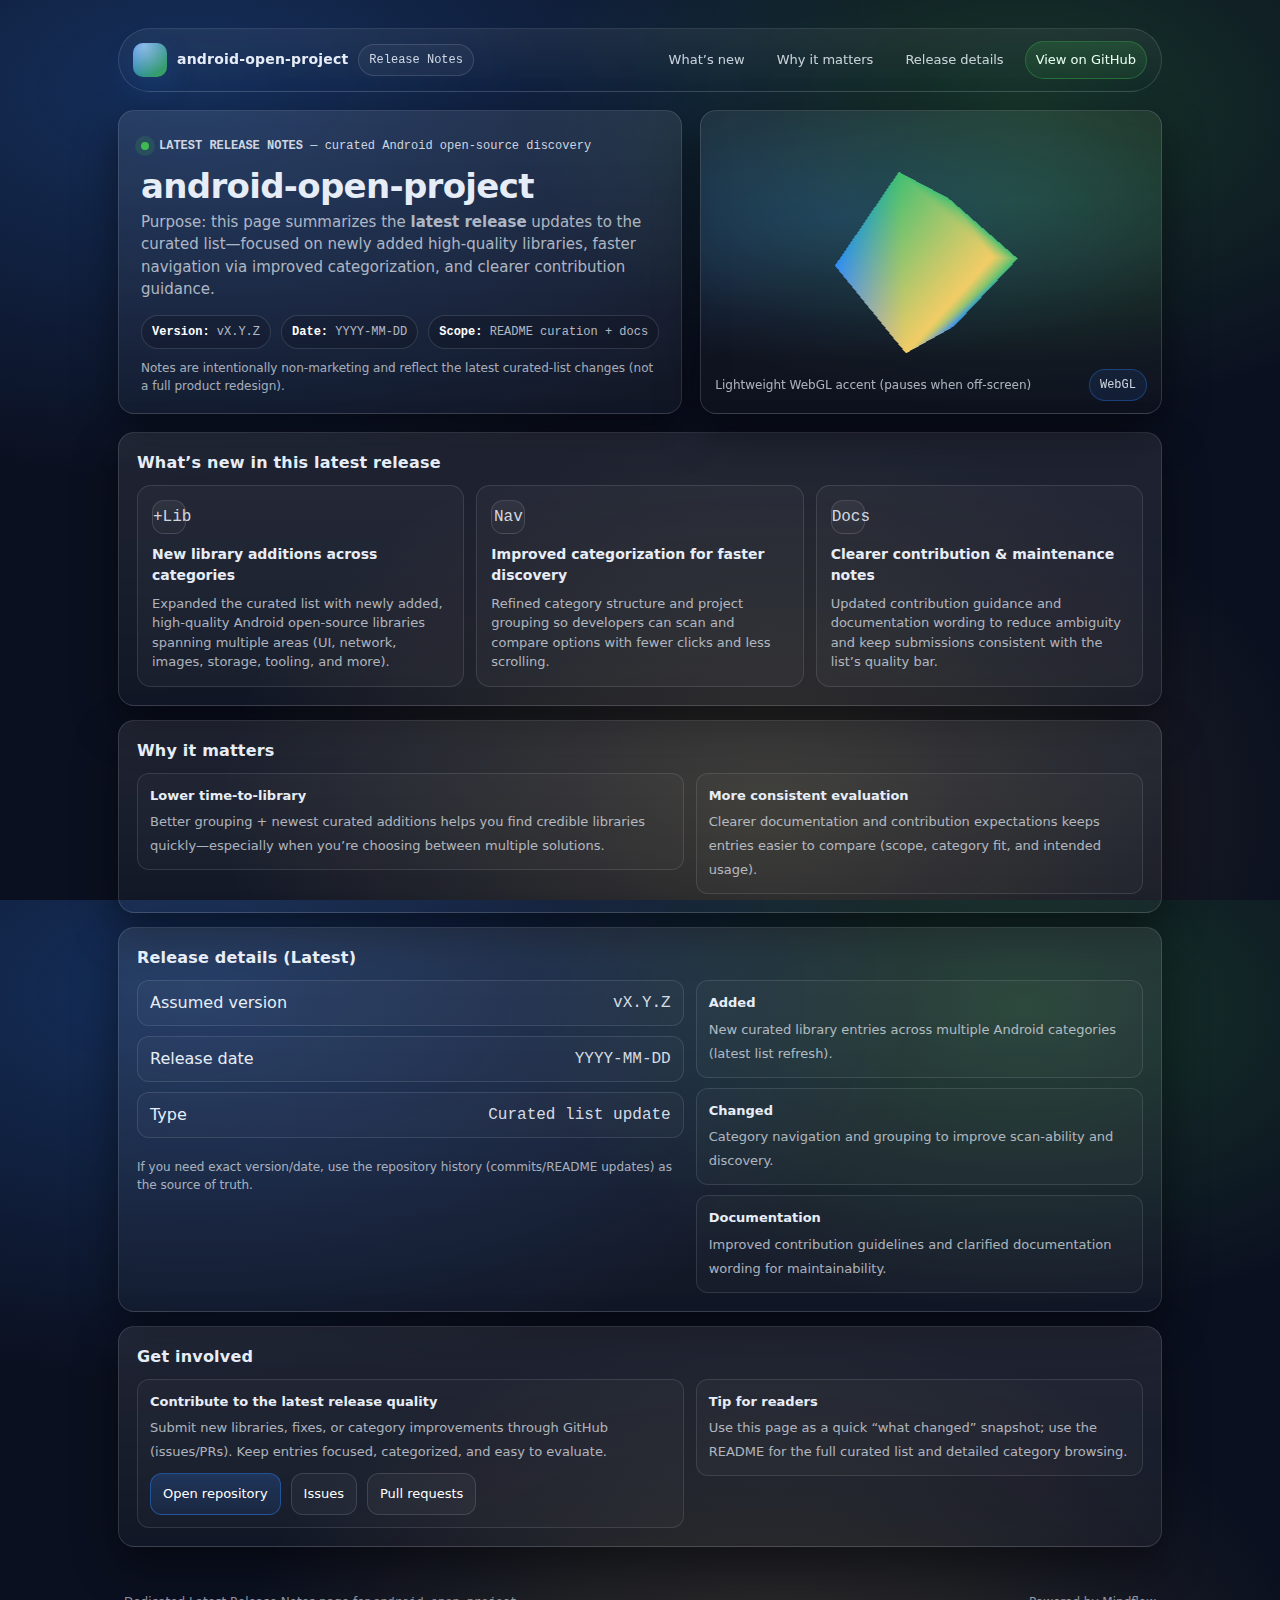
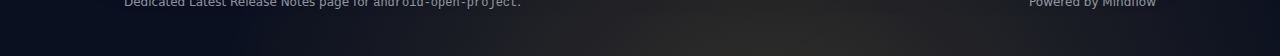
<file: android-open-project-release-notes.html>
<!doctype html>
<html lang="en">
<head>
  <meta charset="utf-8" />
  <meta name="viewport" content="width=device-width,initial-scale=1" />
  <meta name="color-scheme" content="light dark" />
  <title>android-open-project — Latest Release Notes</title>
  <meta name="description" content="Latest release notes for android-open-project: new curated Android libraries, improved navigation, and clearer contribution docs." />
  <style>
:root{
  --bg:#0b1020;
  --panel:rgba(255,255,255,.06);
  --panel2:rgba(255,255,255,.085);
  --text:#e7edf7;
  --muted:rgba(231,237,247,.72);
  --line:rgba(231,237,247,.14);
  --accent:#2f81f7;
  --accent2:#3fb950;
  --warn:#f2cc60;
  --shadow: 0 18px 45px rgba(0,0,0,.45);
  --radius:16px;
  --max:1080px;
  --mono: ui-monospace, SFMono-Regular, Menlo, Monaco, Consolas, "Liberation Mono", "Courier New", monospace;
  --sans: ui-sans-serif, system-ui, -apple-system, Segoe UI, Roboto, Helvetica, Arial, "Apple Color Emoji", "Segoe UI Emoji";
}
*{box-sizing:border-box}
html,body{height:100%}
body{
  margin:0;
  font-family:var(--sans);
  background:
    radial-gradient(1200px 650px at 15% 10%, rgba(47,129,247,.28), transparent 60%),
    radial-gradient(900px 550px at 80% 12%, rgba(63,185,80,.22), transparent 55%),
    radial-gradient(1000px 700px at 60% 90%, rgba(242,204,96,.16), transparent 55%),
    var(--bg);
  color:var(--text);
  line-height:1.5;
}
a{color:inherit; text-decoration:none}
a:hover{color:#fff}
.container{max-width:var(--max); margin:0 auto; padding:28px 18px 44px}
.nav{
  display:flex; align-items:center; justify-content:space-between; gap:14px;
  padding:12px 14px; border:1px solid var(--line);
  background:linear-gradient(180deg, var(--panel), transparent);
  border-radius:999px;
  backdrop-filter: blur(10px);
}
.brand{display:flex; align-items:center; gap:10px; min-width:0}
.logo{
  width:34px; height:34px; border-radius:10px;
  background:linear-gradient(135deg, rgba(47,129,247,.95), rgba(63,185,80,.85));
  box-shadow:0 10px 30px rgba(47,129,247,.18);
  position:relative; overflow:hidden;
}
.logo:before{content:""; position:absolute; inset:-30%; background:radial-gradient(circle at 30% 30%, rgba(255,255,255,.45), transparent 55%); transform:rotate(20deg)}
.brand h1{font-size:14px; margin:0; letter-spacing:.2px; white-space:nowrap; overflow:hidden; text-overflow:ellipsis}
.pill{
  font-family:var(--mono);
  font-size:12px;
  color:rgba(231,237,247,.88);
  border:1px solid var(--line);
  padding:6px 10px;
  border-radius:999px;
  background:rgba(255,255,255,.04);
}
.links{display:flex; gap:10px; align-items:center; flex-wrap:wrap; justify-content:flex-end}
.link{
  font-size:13px;
  padding:8px 10px;
  border-radius:999px;
  border:1px solid transparent;
  color:rgba(231,237,247,.86);
}
.link:hover{border-color:var(--line); background:rgba(255,255,255,.03)}
.link.cta{
  border-color:rgba(63,185,80,.35);
  background:linear-gradient(180deg, rgba(63,185,80,.18), rgba(63,185,80,.08));
  color:#eafff0;
}
.hero{
  margin-top:18px;
  display:grid;
  grid-template-columns: 1.1fr .9fr;
  gap:18px;
  align-items:stretch;
}
.card{
  border:1px solid var(--line);
  border-radius:var(--radius);
  background:linear-gradient(180deg, var(--panel2), rgba(255,255,255,.03));
  box-shadow:var(--shadow);
  overflow:hidden;
}
.heroCopy{padding:22px 22px 18px}
.kicker{
  display:inline-flex; align-items:center; gap:10px;
  font-family:var(--mono);
  font-size:12px;
  color:rgba(231,237,247,.88);
}
.dot{width:8px; height:8px; border-radius:99px; background:var(--accent2); box-shadow:0 0 0 6px rgba(63,185,80,.16)}
.heroTitle{margin:10px 0 6px; font-size:34px; line-height:1.12; letter-spacing:-.02em}
.tagline{margin:0; color:var(--muted); font-size:15px}
.metaRow{display:flex; flex-wrap:wrap; gap:10px; margin-top:14px}
.badge{
  font-family:var(--mono);
  font-size:12px;
  padding:7px 10px;
  border-radius:999px;
  border:1px solid var(--line);
  background:rgba(0,0,0,.15);
}
.badge strong{color:#fff}
.badge i{color:rgba(231,237,247,.75); font-style:normal}
.hero3d{position:relative}
.hero3d .cap{position:absolute; left:14px; right:14px; bottom:12px; display:flex; gap:10px; align-items:center; justify-content:space-between}
.small{font-size:12px; color:rgba(231,237,247,.72)}
.canvasWrap{height:100%; min-height:240px; position:relative}
#gl{
  display:block; width:100%; height:100%;
  background:radial-gradient(700px 260px at 30% 35%, rgba(47,129,247,.22), transparent 55%),
             radial-gradient(700px 260px at 70% 30%, rgba(63,185,80,.18), transparent 60%),
             rgba(0,0,0,.18);
}
.sections{margin-top:18px; display:grid; grid-template-columns: 1fr; gap:14px}
.section{padding:18px}
.h2{margin:0 0 10px; font-size:16px; letter-spacing:.2px}
.grid{
  display:grid;
  grid-template-columns: repeat(3, 1fr);
  gap:12px;
}
.feature{
  padding:14px;
  border-radius:14px;
  border:1px solid rgba(231,237,247,.12);
  background:rgba(255,255,255,.03);
  min-height:120px;
}
.feature .t{margin:0 0 8px; font-size:14px}
.feature .d{margin:0; color:var(--muted); font-size:13px}
.icon{
  width:34px; height:34px; border-radius:12px;
  display:grid; place-items:center;
  border:1px solid rgba(231,237,247,.14);
  background:linear-gradient(180deg, rgba(255,255,255,.06), rgba(255,255,255,.02));
  margin-bottom:10px;
  font-family:var(--mono);
  color:rgba(231,237,247,.9);
}
.twoCol{display:grid; grid-template-columns: 1.1fr .9fr; gap:12px; align-items:start}
.list{margin:0; padding:0; list-style:none; display:grid; gap:10px}
.li{
  padding:12px 12px;
  border-radius:12px;
  border:1px solid rgba(231,237,247,.12);
  background:rgba(255,255,255,.025);
}
.li strong{display:block; font-size:13px; margin-bottom:4px}
.li span{color:var(--muted); font-size:13px}
.kv{display:grid; gap:10px}
.kvRow{display:flex; justify-content:space-between; gap:10px; padding:10px 12px; border:1px solid rgba(231,237,247,.12); border-radius:12px; background:rgba(255,255,255,.025)}
.kvRow code{font-family:var(--mono); color:rgba(231,237,247,.92)}
.note{color:rgba(231,237,247,.70); font-size:12px; margin:10px 0 0}
.actions{display:flex; gap:10px; flex-wrap:wrap; margin-top:10px}
.btn{
  display:inline-flex; align-items:center; gap:10px;
  padding:10px 12px;
  border-radius:12px;
  border:1px solid rgba(231,237,247,.14);
  background:rgba(255,255,255,.04);
  color:#fff;
  font-size:13px;
}
.btn:hover{background:rgba(255,255,255,.06)}
.btn.primary{border-color:rgba(47,129,247,.45); background:linear-gradient(180deg, rgba(47,129,247,.22), rgba(47,129,247,.10))}
.footer{
  margin-top:18px;
  padding:14px 6px 0;
  display:flex; justify-content:space-between; gap:12px; flex-wrap:wrap;
  color:rgba(231,237,247,.60);
  font-size:12px;
}
#topBtn{
  position:fixed;
  right:14px; bottom:14px;
  width:42px; height:42px;
  border-radius:999px;
  border:1px solid rgba(231,237,247,.16);
  background:rgba(10,14,28,.62);
  color:#fff;
  display:none;
  box-shadow:0 16px 40px rgba(0,0,0,.45);
  backdrop-filter: blur(10px);
}
#topBtn:hover{background:rgba(255,255,255,.06)}
@media (max-width: 920px){
  .hero{grid-template-columns:1fr;}
  .grid{grid-template-columns:1fr;}
  .twoCol{grid-template-columns:1fr;}
  .heroTitle{font-size:30px}
}
@media (prefers-reduced-motion: reduce){
  #gl{background:rgba(0,0,0,.18)}
}
  </style>
</head>
<body>
  <div class="container" id="top">
    <header class="nav" role="banner">
      <div class="brand">
        <div class="logo" aria-hidden="true"></div>
        <h1>android-open-project</h1>
        <span class="pill">Release Notes</span>
      </div>
      <nav class="links" aria-label="Primary">
        <a class="link" href="#whats-new">What’s new</a>
        <a class="link" href="#why">Why it matters</a>
        <a class="link" href="#details">Release details</a>
        <a class="link cta" href="https://github.com/Trinea/android-open-project" target="_blank" rel="noreferrer">View on GitHub</a>
      </nav>
    </header>

    <main>
      <section class="hero" aria-label="Hero">
        <div class="card heroCopy">
          <div class="kicker"><span class="dot" aria-hidden="true"></span><span><strong>LATEST RELEASE NOTES</strong> — curated Android open-source discovery</span></div>
          <h2 class="heroTitle">android-open-project</h2>
          <p class="tagline">
            Purpose: this page summarizes the <strong>latest release</strong> updates to the curated list—focused on newly added high-quality libraries, faster navigation via improved categorization, and clearer contribution guidance.
          </p>
          <div class="metaRow" role="group" aria-label="Release metadata">
            <span class="badge"><strong>Version:</strong> <i>vX.Y.Z</i></span>
            <span class="badge"><strong>Date:</strong> <i>YYYY-MM-DD</i></span>
            <span class="badge"><strong>Scope:</strong> <i>README curation + docs</i></span>
          </div>
          <p class="note">Notes are intentionally non-marketing and reflect the latest curated-list changes (not a full product redesign).</p>
        </div>

        <aside class="card hero3d" aria-label="3D preview">
          <div class="canvasWrap">
            <canvas id="gl" aria-label="3D rotating cube" role="img"></canvas>
          </div>
          <div class="cap">
            <span class="small">Lightweight WebGL accent (pauses when off-screen)</span>
            <span class="pill" style="border-color:rgba(47,129,247,.35); background:rgba(47,129,247,.10)">WebGL</span>
          </div>
        </aside>
      </section>

      <div class="sections">
        <section class="card section" id="whats-new" aria-label="What's new">
          <h3 class="h2">What’s new in this latest release</h3>
          <div class="grid">
            <article class="feature">
              <div class="icon" aria-hidden="true">+Lib</div>
              <h4 class="t">New library additions across categories</h4>
              <p class="d">Expanded the curated list with newly added, high-quality Android open-source libraries spanning multiple areas (UI, network, images, storage, tooling, and more).</p>
            </article>
            <article class="feature">
              <div class="icon" aria-hidden="true">Nav</div>
              <h4 class="t">Improved categorization for faster discovery</h4>
              <p class="d">Refined category structure and project grouping so developers can scan and compare options with fewer clicks and less scrolling.</p>
            </article>
            <article class="feature">
              <div class="icon" aria-hidden="true">Docs</div>
              <h4 class="t">Clearer contribution & maintenance notes</h4>
              <p class="d">Updated contribution guidance and documentation wording to reduce ambiguity and keep submissions consistent with the list’s quality bar.</p>
            </article>
          </div>
        </section>

        <section class="card section" id="why" aria-label="Why it matters">
          <h3 class="h2">Why it matters</h3>
          <div class="twoCol">
            <div class="li">
              <strong>Lower time-to-library</strong>
              <span>Better grouping + newest curated additions helps you find credible libraries quickly—especially when you’re choosing between multiple solutions.</span>
            </div>
            <div class="li">
              <strong>More consistent evaluation</strong>
              <span>Clearer documentation and contribution expectations keeps entries easier to compare (scope, category fit, and intended usage).</span>
            </div>
          </div>
        </section>

        <section class="card section" id="details" aria-label="Release details">
          <h3 class="h2">Release details (Latest)</h3>
          <div class="twoCol">
            <div class="kv" aria-label="Key values">
              <div class="kvRow"><span>Assumed version</span><code>vX.Y.Z</code></div>
              <div class="kvRow"><span>Release date</span><code>YYYY-MM-DD</code></div>
              <div class="kvRow"><span>Type</span><code>Curated list update</code></div>
              <p class="note">If you need exact version/date, use the repository history (commits/README updates) as the source of truth.</p>
            </div>
            <ul class="list" aria-label="Changelog">
              <li class="li"><strong>Added</strong><span> New curated library entries across multiple Android categories (latest list refresh).</span></li>
              <li class="li"><strong>Changed</strong><span> Category navigation and grouping to improve scan-ability and discovery.</span></li>
              <li class="li"><strong>Documentation</strong><span> Improved contribution guidelines and clarified documentation wording for maintainability.</span></li>
            </ul>
          </div>
        </section>

        <section class="card section" id="get-involved" aria-label="Get involved">
          <h3 class="h2">Get involved</h3>
          <div class="twoCol">
            <div class="li">
              <strong>Contribute to the latest release quality</strong>
              <span>Submit new libraries, fixes, or category improvements through GitHub (issues/PRs). Keep entries focused, categorized, and easy to evaluate.</span>
              <div class="actions">
                <a class="btn primary" href="https://github.com/Trinea/android-open-project" target="_blank" rel="noreferrer">Open repository</a>
                <a class="btn" href="https://github.com/Trinea/android-open-project/issues" target="_blank" rel="noreferrer">Issues</a>
                <a class="btn" href="https://github.com/Trinea/android-open-project/pulls" target="_blank" rel="noreferrer">Pull requests</a>
              </div>
            </div>
            <div class="li">
              <strong>Tip for readers</strong>
              <span>Use this page as a quick “what changed” snapshot; use the README for the full curated list and detailed category browsing.</span>
            </div>
          </div>
        </section>

        <footer class="footer" role="contentinfo">
          <span>Dedicated Latest Release Notes page for <span style="font-family:var(--mono)">android-open-project</span>.</span>
          <span>Powered by Mindflow</span>
        </footer>
      </div>
    </main>
  </div>

  <button id="topBtn" type="button" aria-label="Back to top" title="Back to top">↑</button>

  <script>
(() => {
  // Smooth in-page navigation + back-to-top
  const topBtn = document.getElementById('topBtn');
  const onScroll = () => {
    topBtn.style.display = (window.scrollY > 600) ? 'block' : 'none';
  };
  window.addEventListener('scroll', onScroll, { passive: true });
  onScroll();

  topBtn.addEventListener('click', () => {
    document.getElementById('top').scrollIntoView({ behavior: 'smooth', block: 'start' });
  });

  // Lightweight WebGL: rotating cube (no libraries). Pauses when off-screen.
  const canvas = document.getElementById('gl');
  const reduceMotion = window.matchMedia && window.matchMedia('(prefers-reduced-motion: reduce)').matches;
  if (!canvas || reduceMotion) return;

  const gl = canvas.getContext('webgl', { antialias: false, alpha: true, depth: true, powerPreference: 'low-power' });
  if (!gl) return;

  const DPR = Math.min(2, window.devicePixelRatio || 1);
  const resize = () => {
    const rect = canvas.getBoundingClientRect();
    const w = Math.max(2, Math.floor(rect.width * DPR));
    const h = Math.max(2, Math.floor(rect.height * DPR));
    if (canvas.width !== w || canvas.height !== h) {
      canvas.width = w; canvas.height = h;
      gl.viewport(0, 0, w, h);
    }
  };

  const vs = `
    attribute vec3 aPos;
    attribute vec3 aCol;
    uniform mat4 uMVP;
    varying vec3 vCol;
    void main(){
      vCol = aCol;
      gl_Position = uMVP * vec4(aPos, 1.0);
    }
  `;
  const fs = `
    precision mediump float;
    varying vec3 vCol;
    void main(){
      gl_FragColor = vec4(vCol, 1.0);
    }
  `;

  function compile(type, src){
    const s = gl.createShader(type);
    gl.shaderSource(s, src);
    gl.compileShader(s);
    return s;
  }

  const prog = gl.createProgram();
  gl.attachShader(prog, compile(gl.VERTEX_SHADER, vs));
  gl.attachShader(prog, compile(gl.FRAGMENT_SHADER, fs));
  gl.linkProgram(prog);
  gl.useProgram(prog);

  // Cube (8 vertices, 12 triangles) — positions and colors.
  const V = new Float32Array([
    // x,y,z,   r,g,b
    -1,-1,-1,  0.18,0.55,0.97,
     1,-1,-1,  0.18,0.55,0.97,
     1, 1,-1,  0.25,0.75,0.45,
    -1, 1,-1,  0.25,0.75,0.45,
    -1,-1, 1,  0.95,0.80,0.40,
     1,-1, 1,  0.18,0.55,0.97,
     1, 1, 1,  0.25,0.75,0.45,
    -1, 1, 1,  0.95,0.80,0.40
  ]);
  const I = new Uint16Array([
    0,1,2,  2,3,0,  // back
    4,5,6,  6,7,4,  // front
    4,5,1,  1,0,4,  // bottom
    7,6,2,  2,3,7,  // top
    5,6,2,  2,1,5,  // right
    4,7,3,  3,0,4   // left
  ]);

  const vbo = gl.createBuffer();
  gl.bindBuffer(gl.ARRAY_BUFFER, vbo);
  gl.bufferData(gl.ARRAY_BUFFER, V, gl.STATIC_DRAW);

  const ibo = gl.createBuffer();
  gl.bindBuffer(gl.ELEMENT_ARRAY_BUFFER, ibo);
  gl.bufferData(gl.ELEMENT_ARRAY_BUFFER, I, gl.STATIC_DRAW);

  const aPos = gl.getAttribLocation(prog, 'aPos');
  const aCol = gl.getAttribLocation(prog, 'aCol');
  gl.enableVertexAttribArray(aPos);
  gl.enableVertexAttribArray(aCol);
  gl.vertexAttribPointer(aPos, 3, gl.FLOAT, false, 24, 0);
  gl.vertexAttribPointer(aCol, 3, gl.FLOAT, false, 24, 12);

  const uMVP = gl.getUniformLocation(prog, 'uMVP');

  // Minimal mat4 helpers (column-major)
  const mat4Mul = (a,b) => {
    const o = new Float32Array(16);
    for (let c=0;c<4;c++) for (let r=0;r<4;r++) {
      o[c*4+r] = a[0*4+r]*b[c*4+0] + a[1*4+r]*b[c*4+1] + a[2*4+r]*b[c*4+2] + a[3*4+r]*b[c*4+3];
    }
    return o;
  };
  const mat4Identity = () => new Float32Array([1,0,0,0,  0,1,0,0,  0,0,1,0,  0,0,0,1]);
  const mat4Translate = (x,y,z) => new Float32Array([1,0,0,0,  0,1,0,0,  0,0,1,0,  x,y,z,1]);
  const mat4RotY = (t) => {
    const c=Math.cos(t), s=Math.sin(t);
    return new Float32Array([ c,0,-s,0,  0,1,0,0,  s,0,c,0,  0,0,0,1]);
  };
  const mat4RotX = (t) => {
    const c=Math.cos(t), s=Math.sin(t);
    return new Float32Array([1,0,0,0,  0,c,s,0,  0,-s,c,0,  0,0,0,1]);
  };
  const mat4Perspective = (fovy, aspect, near, far) => {
    const f = 1 / Math.tan(fovy/2);
    const nf = 1 / (near - far);
    return new Float32Array([
      f/aspect,0,0,0,
      0,f,0,0,
      0,0,(far+near)*nf,-1,
      0,0,(2*far*near)*nf,0
    ]);
  };

  gl.enable(gl.DEPTH_TEST);
  gl.clearColor(0,0,0,0);

  let running = true;
  const io = new IntersectionObserver((entries) => {
    running = entries.some(e => e.isIntersecting);
  }, { threshold: 0.08 });
  io.observe(canvas);

  function frame(tms){
    resize();
    if (running) {
      const t = tms * 0.001;
      const aspect = canvas.width / canvas.height;
      const P = mat4Perspective(1.0, aspect, 0.1, 50.0);
      const T = mat4Translate(0, 0, -5.2);
      const R = mat4Mul(mat4RotY(t*0.9), mat4RotX(t*0.6));
      const M = mat4Mul(T, R);
      const MVP = mat4Mul(P, M);

      gl.clear(gl.COLOR_BUFFER_BIT | gl.DEPTH_BUFFER_BIT);
      gl.uniformMatrix4fv(uMVP, false, MVP);
      gl.drawElements(gl.TRIANGLES, I.length, gl.UNSIGNED_SHORT, 0);
    }
    requestAnimationFrame(frame);
  }
  requestAnimationFrame(frame);

  // Make anchor clicks smooth without heavy polyfills
  document.addEventListener('click', (e) => {
    const a = e.target && e.target.closest ? e.target.closest('a[href^="#"]') : null;
    if (!a) return;
    const id = a.getAttribute('href').slice(1);
    const el = document.getElementById(id);
    if (el) { e.preventDefault(); el.scrollIntoView({ behavior:'smooth', block:'start' }); }
  });
})();
  </script>
</body>
</html>
</file>
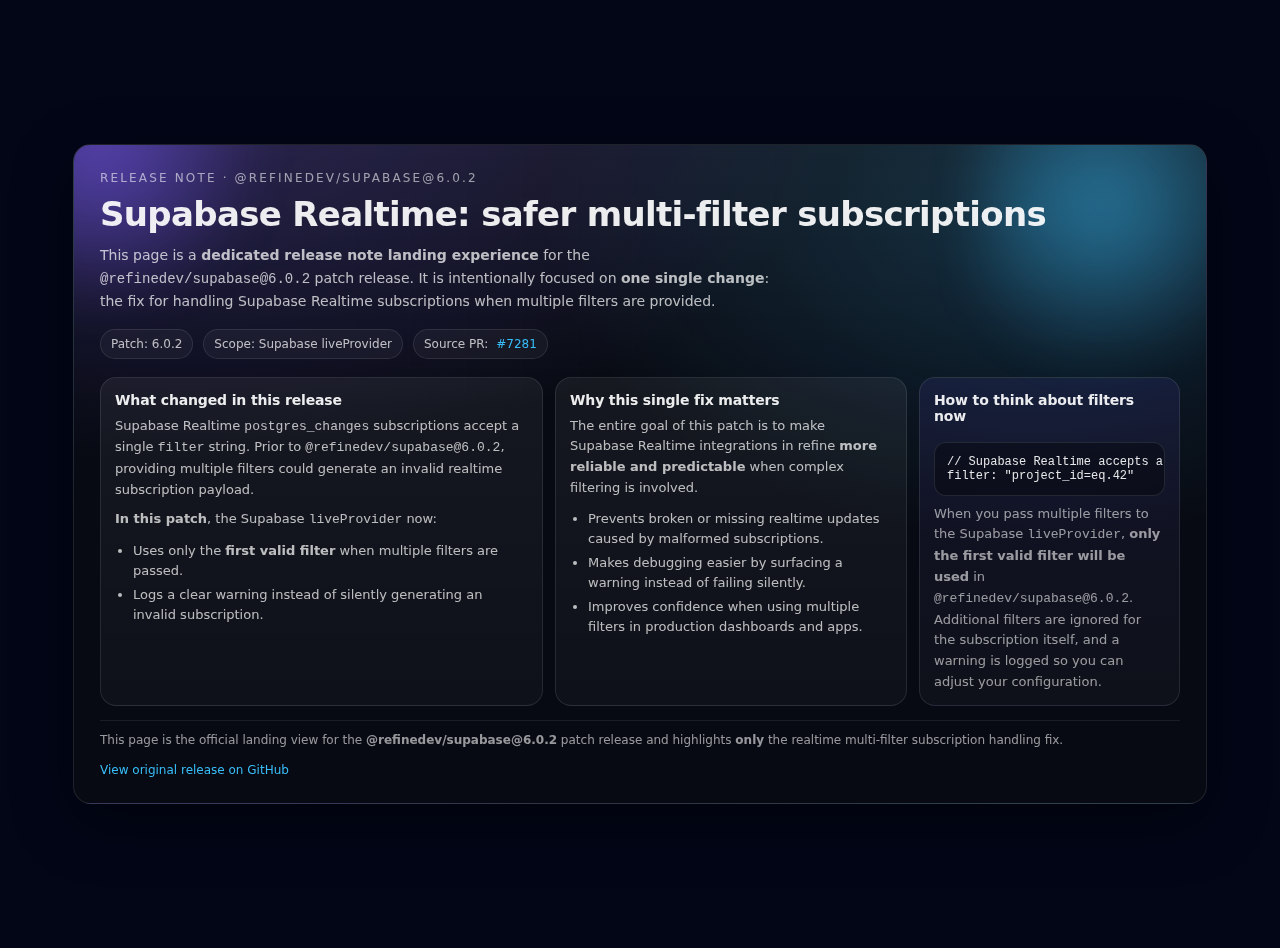
<file: refine-supabase-release-6.0.2.html>
<!DOCTYPE html>
<html lang="en">
<head>
  <meta charset="UTF-8" />
  <meta name="viewport" content="width=device-width, initial-scale=1.0" />
  <title>refine · Supabase Realtime Patch &mdash; @refinedev/supabase@6.0.2</title>
  <meta name="description" content="Release note landing page for @refinedev/supabase@6.0.2, highlighting the realtime subscriptions multi-filter handling fix from PR #7281 only." />
  <style>
  :root{
  --mf-bg:#070A12;
  --mf-surface:rgba(255,255,255,.06);
  --mf-border:rgba(255,255,255,.10);
  --mf-text:rgba(255,255,255,.92);
  --mf-dim:rgba(255,255,255,.72);
  --mf-muted:rgba(255,255,255,.58);
  --mf-a:#7C5CFF;
  --mf-b:#38BDF8;
  --mf-c:#22C55E;
  --mf-shadow:0 18px 60px rgba(0,0,0,.45);
}

body{
  margin:0;
  min-height:100vh;
  display:flex;
  align-items:center;
  justify-content:center;
  padding:24px;
  background:#020617;
}

.mf-shell{
  position:relative;
  max-width:1080px;
  width:100%;
  overflow:hidden;
  border:1px solid var(--mf-border);
  border-radius:18px;
  background:radial-gradient(1200px 700px at 10% -10%, rgba(124,92,255,.25), transparent 55%),
             radial-gradient(900px 600px at 85% 10%, rgba(56,189,248,.18), transparent 55%),
             linear-gradient(180deg, rgba(255,255,255,.04), transparent 40%),
             var(--mf-bg);
  box-shadow:var(--mf-shadow);
  padding:22px;
  color:var(--mf-text);
  font-family: ui-sans-serif, system-ui, -apple-system, Segoe UI, Roboto, Helvetica, Arial, "Apple Color Emoji","Segoe UI Emoji";
}

.mf-bg{position:absolute;inset:0;pointer-events:none;}
.mf-grid{
  position:absolute;inset:-2px;
  background:
    linear-gradient(to right, rgba(255,255,255,.06) 1px, transparent 1px),
    linear-gradient(to bottom, rgba(255,255,255,.06) 1px, transparent 1px);
  background-size:56px 56px;
  opacity:.18;
  mask-image:radial-gradient(420px 260px at 40% 20%, #000 35%, transparent 75%);
}
.mf-blob{position:absolute;filter:blur(26px);opacity:.65;transform:translate3d(0,0,0);}
.mf-blob--a{width:280px;height:280px;left:-60px;top:-80px;background:radial-gradient(circle at 30% 30%, rgba(124,92,255,.9), transparent 60%);} 
.mf-blob--b{width:320px;height:320px;right:-90px;top:-70px;background:radial-gradient(circle at 40% 40%, rgba(56,189,248,.75), transparent 62%);} 

.mf-hero{position:relative;z-index:1;max-width:980px;}
.mf-kicker{
  margin:0 0 10px;
  font-size:12px;
  letter-spacing:.18em;
  text-transform:uppercase;
  color:var(--mf-muted);
}
.mf-title{margin:0 0 10px;font-size:28px;line-height:1.15;letter-spacing:-.02em;}
.mf-subtitle{margin:0;max-width:78ch;color:var(--mf-dim);font-size:14px;line-height:1.6;}

.mf-meta{display:flex;flex-wrap:wrap;gap:10px;margin-top:16px;}
.mf-chip{
  display:inline-flex;align-items:center;gap:8px;
  padding:7px 10px;
  border:1px solid var(--mf-border);
  background:rgba(255,255,255,.04);
  border-radius:999px;
  color:var(--mf-dim);
  font-size:12px;
}

.mf-cards{position:relative;z-index:1;display:grid;grid-template-columns:repeat(12,1fr);gap:12px;margin-top:18px;}
.mf-card{
  grid-column:span 12;
  border:1px solid var(--mf-border);
  background:linear-gradient(180deg, rgba(255,255,255,.06), rgba(255,255,255,.03));
  border-radius:16px;
  padding:14px 14px 12px;
}
.mf-cardTitle{margin:0 0 8px;font-size:14px;letter-spacing:-.01em;}
.mf-cardText{margin:0;color:var(--mf-dim);font-size:13px;line-height:1.6;}
.mf-bullets{margin:10px 0 0;padding:0 0 0 18px;color:var(--mf-dim);font-size:13px;line-height:1.55;}
.mf-bullets li{margin:4px 0;}
.mf-muted{color:var(--mf-muted);}

.mf-card--code{background:linear-gradient(180deg, rgba(124,92,255,.10), rgba(255,255,255,.03));}
.mf-codeHead{display:flex;align-items:center;justify-content:space-between;gap:12px;}
.mf-code{margin:10px 0 8px;padding:12px;border-radius:12px;border:1px solid rgba(255,255,255,.10);
  background:rgba(0,0,0,.35);overflow:auto;font-size:12px;color:rgba(255,255,255,.9);
}
.mf-code code{font-family:ui-monospace,SFMono-Regular,Menlo,Monaco,Consolas,"Liberation Mono","Courier New",monospace;}

.mf-btn{
  appearance:none;border:1px solid rgba(255,255,255,.14);
  background:linear-gradient(180deg, rgba(255,255,255,.10), rgba(255,255,255,.05));
  color:rgba(255,255,255,.9);
  border-radius:10px;
  padding:7px 10px;
  font-size:12px;
  cursor:pointer;
}
.mf-btn:hover{border-color:rgba(255,255,255,.22);transform:translateY(-1px);} 
.mf-btn:active{transform:translateY(0);} 

.mf-footer{position:relative;z-index:1;margin-top:14px;padding-top:12px;border-top:1px solid rgba(255,255,255,.08);display:flex;justify-content:space-between;align-items:center;gap:16px;flex-wrap:wrap;}
.mf-footNote{font-size:12px;color:var(--mf-muted);} 
.mf-footLink{font-size:12px;color:var(--mf-b);text-decoration:none;}
.mf-footLink:hover{text-decoration:underline;}

@media (min-width:840px){
  .mf-shell{padding:26px;}
  .mf-title{font-size:34px;}
  .mf-card:nth-child(1){grid-column:span 5;}
  .mf-card:nth-child(2){grid-column:span 4;}
  .mf-card:nth-child(3){grid-column:span 3;}
}

@media (prefers-reduced-motion:reduce){
  .mf-btn:hover{transform:none;}
}
  </style>
</head>
<body>
  <section class="mf-shell" aria-label="Release notes for @refinedev/supabase@6.0.2">
    <div class="mf-bg" aria-hidden="true">
      <div class="mf-blob mf-blob--a"></div>
      <div class="mf-blob mf-blob--b"></div>
      <div class="mf-grid"></div>
    </div>

    <header class="mf-hero">
      <p class="mf-kicker">Release Note · @refinedev/supabase@6.0.2</p>
      <h1 class="mf-title">Supabase Realtime: safer multi-filter subscriptions</h1>
      <p class="mf-subtitle">
        This page is a <strong>dedicated release note landing experience</strong> for the
        <code>@refinedev/supabase@6.0.2</code> patch release. It is intentionally focused on
        <strong>one single change</strong>: the fix for handling Supabase Realtime subscriptions when
        multiple filters are provided.
      </p>

      <div class="mf-meta" role="list">
        <span class="mf-chip" role="listitem">Patch: 6.0.2</span>
        <span class="mf-chip" role="listitem">Scope: Supabase liveProvider</span>
        <span class="mf-chip" role="listitem">Source PR: <a class="mf-footLink" href="https://github.com/refinedev/refine/pull/7281" target="_blank" rel="noreferrer">#7281</a></span>
      </div>
    </header>

    <div class="mf-cards">
      <article class="mf-card">
        <h2 class="mf-cardTitle">What changed in this release</h2>
        <p class="mf-cardText">
          Supabase Realtime <code>postgres_changes</code> subscriptions accept a single
          <code>filter</code> string. Prior to <code>@refinedev/supabase@6.0.2</code>, providing
          multiple filters could generate an invalid realtime subscription payload.
        </p>
        <p class="mf-cardText" style="margin-top:8px;">
          <strong>In this patch</strong>, the Supabase <code>liveProvider</code> now:
        </p>
        <ul class="mf-bullets">
          <li>Uses only the <strong>first valid filter</strong> when multiple filters are passed.</li>
          <li>Logs a clear warning instead of silently generating an invalid subscription.</li>
        </ul>
      </article>

      <article class="mf-card">
        <h2 class="mf-cardTitle">Why this single fix matters</h2>
        <p class="mf-cardText">
          The entire goal of this patch is to make Supabase Realtime integrations in refine
          <strong>more reliable and predictable</strong> when complex filtering is involved.
        </p>
        <ul class="mf-bullets">
          <li>Prevents broken or missing realtime updates caused by malformed subscriptions.</li>
          <li>Makes debugging easier by surfacing a warning instead of failing silently.</li>
          <li>Improves confidence when using multiple filters in production dashboards and apps.</li>
        </ul>
      </article>

      <article class="mf-card mf-card--code">
        <div class="mf-codeHead">
          <h2 class="mf-cardTitle">How to think about filters now</h2>
        </div>
        <pre class="mf-code" aria-label="Filter example"><code id="mfFilter">// Supabase Realtime accepts a single filter string
filter: "project_id=eq.42"</code></pre>
        <p class="mf-cardText mf-muted">
          When you pass multiple filters to the Supabase <code>liveProvider</code>,
          <strong>only the first valid filter will be used</strong> in
          <code>@refinedev/supabase@6.0.2</code>. Additional filters are ignored for the
          subscription itself, and a warning is logged so you can adjust your configuration.
        </p>
      </article>
    </div>

    <footer class="mf-footer">
      <span class="mf-footNote">
        This page is the official landing view for the
        <strong>@refinedev/supabase@6.0.2</strong> patch release and highlights
        <strong>only</strong> the realtime multi-filter subscription handling fix.
      </span>
      <a class="mf-footLink" href="https://github.com/refinedev/refine/releases/tag/%40refinedev/supabase%406.0.2" target="_blank" rel="noreferrer">
        View original release on GitHub
      </a>
    </footer>
  </section>
</body>
</html>
</file>
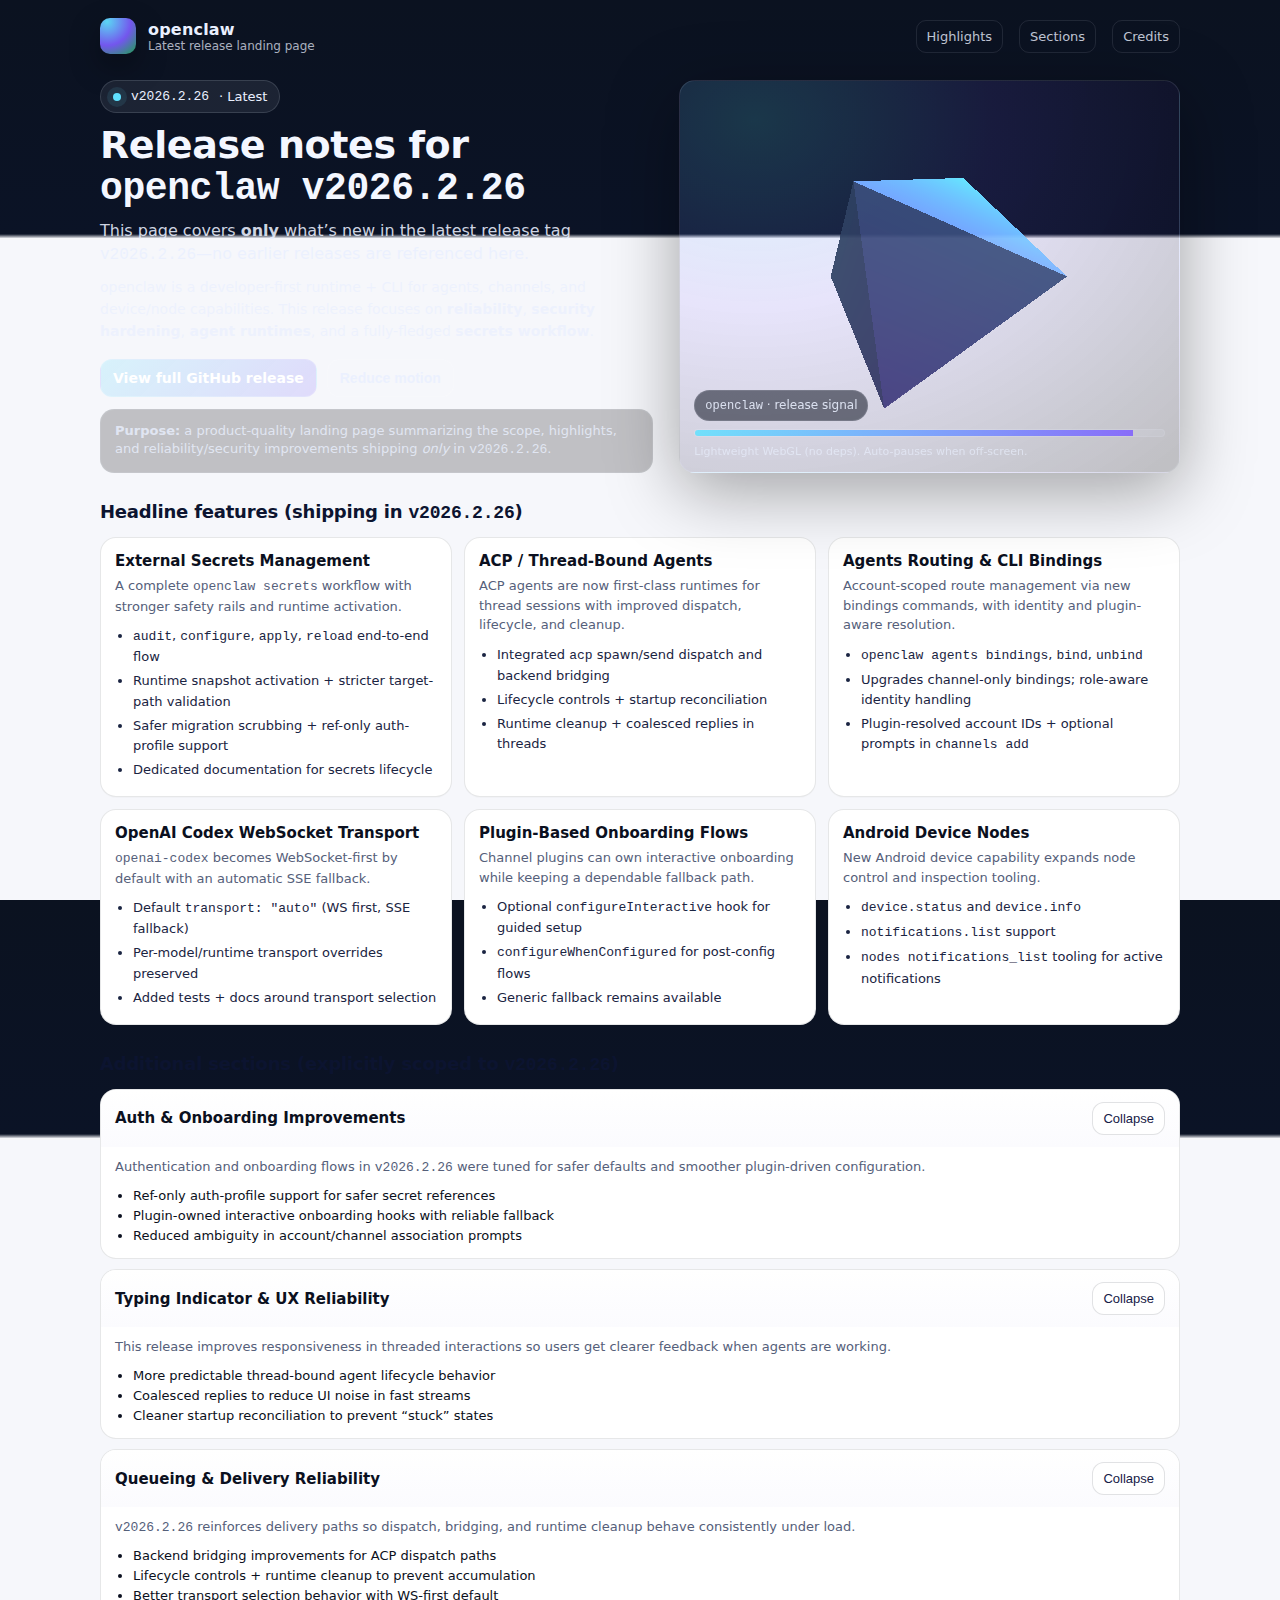
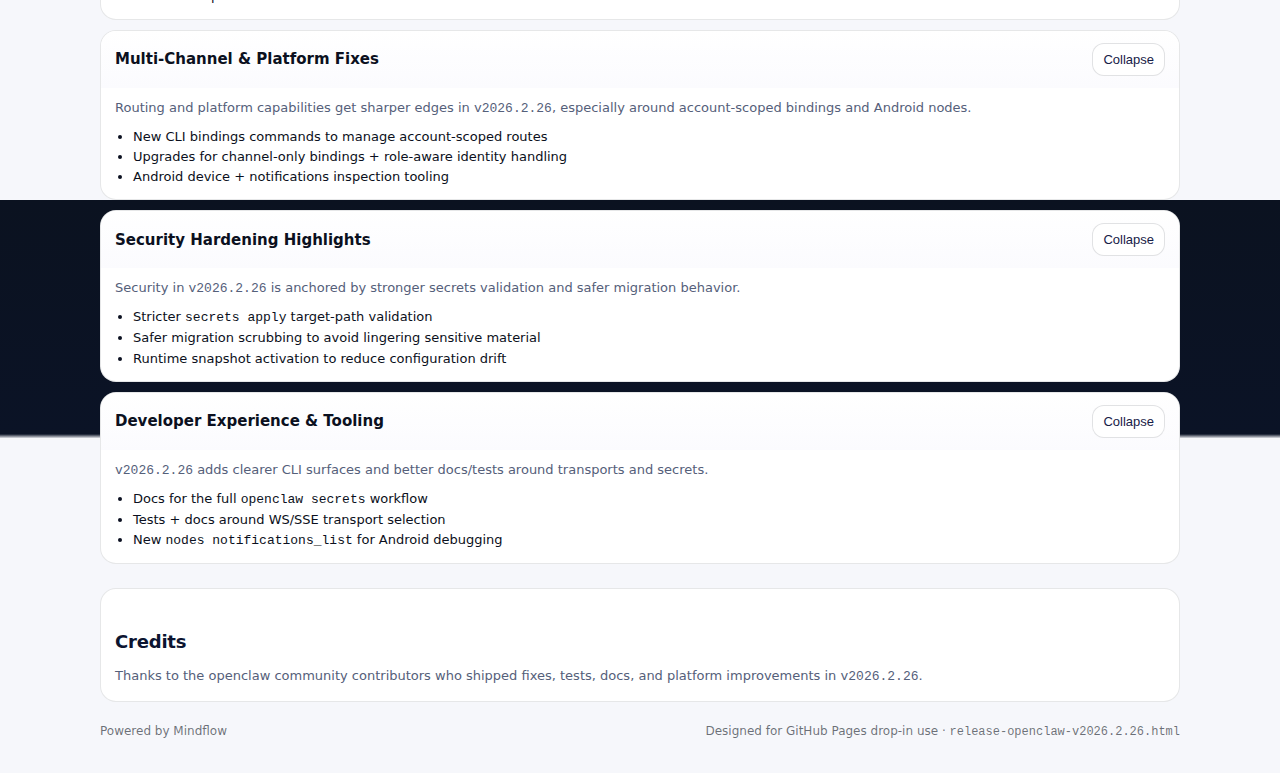
<file: release-openclaw-v2026.2.26.html>
<!doctype html>
<html lang="en">
<head>
  <meta charset="utf-8" />
  <meta name="viewport" content="width=device-width, initial-scale=1" />
  <title>Release notes for openclaw v2026.2.26 (latest) — covers only this release’s features</title>
  <meta name="description" content="Release notes for openclaw v2026.2.26 (latest). This page explicitly covers only what’s new in this release." />
  <style>
:root{
  --bg0:#0b1220;
  --bg1:#0e1730;
  --card:#ffffff;
  --paper:#f6f7fb;
  --ink:#0b1020;
  --muted:#55607a;
  --line:rgba(12,18,32,.10);
  --shadow:0 14px 40px rgba(11,18,32,.16);
  --a:#5fe1ff;      /* cyan */
  --b:#7c5cff;      /* violet */
  --c:#22c55e;      /* green */
  --radius:16px;
  --mono:ui-monospace,SFMono-Regular,Menlo,Monaco,Consolas,"Liberation Mono","Courier New",monospace;
  --sans:ui-sans-serif,system-ui,-apple-system,Segoe UI,Roboto,Helvetica,Arial,"Apple Color Emoji","Segoe UI Emoji";
}
*{box-sizing:border-box}
html,body{height:100%}
body{
  margin:0;
  font-family:var(--sans);
  color:var(--ink);
  background:linear-gradient(180deg,var(--bg0) 0%, #0b1326 26%, var(--paper) 26.5%, var(--paper) 100%);
}
a{color:inherit}
.skip{
  position:absolute;left:-999px;top:auto;width:1px;height:1px;overflow:hidden
}
.skip:focus{left:12px;top:12px;width:auto;height:auto;background:#fff;padding:10px 12px;border-radius:10px;z-index:20}

.wrap{width:min(1080px,calc(100% - 40px));margin:0 auto}

.top{position:relative}
.top__inner{
  display:flex;align-items:center;justify-content:space-between;
  padding:18px 0;color:#eaf0ff
}
.brand{display:flex;align-items:center;gap:12px;text-decoration:none}
.brand__mark{
  width:36px;height:36px;border-radius:10px;
  background:radial-gradient(120% 120% at 20% 10%, rgba(95,225,255,.95), rgba(124,92,255,.92) 55%, rgba(34,197,94,.80) 100%);
  box-shadow:0 12px 30px rgba(0,0,0,.35)
}
.brand__name{font-weight:700;letter-spacing:.2px}
.brand__meta{font-size:12px;color:rgba(234,240,255,.72)}

.nav{display:flex;gap:16px;flex-wrap:wrap}
.nav a{
  text-decoration:none;
  font-size:13px;
  color:rgba(234,240,255,.82);
  padding:8px 10px;border-radius:10px;
  border:1px solid rgba(234,240,255,.10)
}
.nav a:hover{border-color:rgba(95,225,255,.38);color:#fff}

.hero{padding:8px 0 0}
.hero__grid{display:grid;grid-template-columns:1.05fr .95fr;gap:26px;align-items:stretch}
@media (max-width: 900px){.hero__grid{grid-template-columns:1fr;gap:18px}}

.badge{
  display:inline-flex;align-items:center;gap:10px;
  padding:8px 12px;border-radius:999px;
  background:rgba(234,240,255,.08);
  border:1px solid rgba(234,240,255,.14);
  color:#eaf0ff;font-size:13px
}
.dot{width:8px;height:8px;border-radius:50%;background:var(--a);box-shadow:0 0 0 6px rgba(95,225,255,.10)}

h1{color:#f4f7ff;margin:12px 0 10px;line-height:1.08;font-size:38px;letter-spacing:-.4px}
@media (max-width: 520px){h1{font-size:32px}}
.lede{color:rgba(234,240,255,.88);font-size:16px;line-height:1.45;margin:0 0 10px}
.intro{color:rgba(234,240,255,.74);font-size:14px;line-height:1.55;margin:0 0 16px;max-width:70ch}

.cta{display:flex;gap:10px;flex-wrap:wrap;margin:14px 0 12px}
.btn{
  display:inline-flex;align-items:center;justify-content:center;
  text-decoration:none;cursor:pointer;
  padding:10px 12px;border-radius:12px;
  border:1px solid rgba(255,255,255,.14);
  background:linear-gradient(135deg, rgba(95,225,255,.20), rgba(124,92,255,.18));
  color:#ffffff;font-weight:650;font-size:14px
}
.btn:hover{border-color:rgba(95,225,255,.45)}
.btn--ghost{background:transparent;color:rgba(234,240,255,.88)}

.purpose{
  margin-top:10px;
  padding:12px 14px;
  border-radius:14px;
  background:rgba(0,0,0,.22);
  border:1px solid rgba(234,240,255,.12);
  color:rgba(234,240,255,.80);
  font-size:13px;line-height:1.45
}

.hero__visual{display:flex;align-items:stretch}
.visual__frame{
  position:relative;
  width:100%;
  border-radius:var(--radius);
  overflow:hidden;
  border:1px solid rgba(234,240,255,.12);
  background:radial-gradient(120% 120% at 15% 10%, rgba(95,225,255,.18), rgba(124,92,255,.12) 40%, rgba(0,0,0,.22) 100%);
  box-shadow:0 18px 70px rgba(0,0,0,.35)
}
#gl{display:block;width:100%;height:100%;min-height:320px}
@media (max-width: 900px){#gl{min-height:260px}}
.visual__overlay{position:absolute;left:14px;right:14px;bottom:14px;display:grid;gap:8px}
.chip{
  justify-self:start;
  padding:7px 10px;border-radius:999px;
  font-size:12px;color:rgba(234,240,255,.88);
  background:rgba(12,18,32,.55);
  border:1px solid rgba(234,240,255,.12)
}
.meter{height:8px;border-radius:999px;background:rgba(234,240,255,.12);overflow:hidden;border:1px solid rgba(234,240,255,.10)}
.meter__bar{display:block;height:100%;width:42%;background:linear-gradient(90deg,var(--a),var(--b));opacity:.85}
.hint{font-size:11px;color:rgba(234,240,255,.62)}

.sectionTitle{margin:28px 0 14px;color:#0c1430;font-size:18px;letter-spacing:-.2px}
.cards{display:grid;grid-template-columns:repeat(3,1fr);gap:12px}
@media (max-width: 980px){.cards{grid-template-columns:repeat(2,1fr)}}
@media (max-width: 620px){.cards{grid-template-columns:1fr}}
.card{
  background:var(--card);
  border:1px solid var(--line);
  border-radius:var(--radius);
  padding:14px 14px 12px;
  box-shadow:0 1px 0 rgba(0,0,0,.02)
}
.card h3{margin:0 0 6px;font-size:15px}
.card p{margin:0 0 10px;color:var(--muted);font-size:13px;line-height:1.5}
.card ul{margin:0;padding-left:18px;color:#1a2442;font-size:13px;line-height:1.55}
.card li{margin:4px 0}

.stack{display:grid;gap:10px;margin:10px 0 24px}
.panel{
  background:#fff;border:1px solid var(--line);border-radius:var(--radius);
  overflow:hidden
}
.panel__head{display:flex;align-items:center;justify-content:space-between;gap:10px;padding:12px 14px;background:linear-gradient(180deg,#fff,#fbfbfe)}
.panel__head h3{margin:0;font-size:15px}
.panel__toggle{
  border-radius:12px;padding:8px 10px;
  background:#fff;border:1px solid rgba(12,18,32,.12);
  font-size:13px;cursor:pointer;color:#172047
}
.panel__toggle:hover{border-color:rgba(95,225,255,.55)}
.panel__body{padding:0 14px 12px}
.panel__body p{margin:10px 0 8px;color:var(--muted);font-size:13px;line-height:1.55}
.panel__body ul{margin:0;padding-left:18px;font-size:13px;line-height:1.55}

.credits{background:#fff;border:1px solid var(--line);border-radius:var(--radius);padding:14px}
.credits p{margin:0;color:var(--muted);font-size:13px;line-height:1.55}

.footer{padding:22px 0 34px}
.footer__inner{display:flex;justify-content:space-between;gap:10px;flex-wrap:wrap}
.fineprint{color:rgba(12,18,32,.60);font-size:12px}

.mono{font-family:var(--mono)}
.srOnly{position:absolute;left:-9999px;top:auto;width:1px;height:1px;overflow:hidden}

@media (prefers-reduced-motion: reduce){
  html:focus-within{scroll-behavior:auto}
}
  </style>
</head>
<body>
  <a class="skip" href="#content">Skip to content</a>

  <header class="top">
    <div class="wrap top__inner">
      <div class="brand" aria-label="openclaw release notes">
        <div class="brand__mark" aria-hidden="true"></div>
        <div class="brand__text">
          <div class="brand__name">openclaw</div>
          <div class="brand__meta">Latest release landing page</div>
        </div>
      </div>

      <nav class="nav" aria-label="Page">
        <a href="#highlights">Highlights</a>
        <a href="#sections">Sections</a>
        <a href="#credits">Credits</a>
      </nav>
    </div>

    <div class="hero">
      <div class="wrap hero__grid">
        <div class="hero__copy">
          <div class="badge" role="note"><span class="dot" aria-hidden="true"></span><span class="mono">v2026.2.26</span> · Latest</div>
          <h1>Release notes for <span class="mono">openclaw v2026.2.26</span></h1>
          <p class="lede">This page covers <strong>only</strong> what’s new in the latest release tag <span class="mono">v2026.2.26</span>—no earlier releases are referenced here.</p>
          <p class="intro">openclaw is a developer-first runtime + CLI for agents, channels, and device/node capabilities. This release focuses on <strong>reliability</strong>, <strong>security hardening</strong>, <strong>agent runtimes</strong>, and a fully-fledged <strong>secrets workflow</strong>.</p>

          <div class="cta">
            <a class="btn" href="https://github.com/openclaw/openclaw/releases/tag/v2026.2.26" target="_blank" rel="noreferrer">View full GitHub release</a>
            <button class="btn btn--ghost" id="toggleMotion" type="button" aria-pressed="false">Reduce motion</button>
          </div>

          <div class="purpose" role="note">
            <strong>Purpose:</strong> a product-quality landing page summarizing the scope, highlights, and reliability/security improvements shipping <em>only</em> in <span class="mono">v2026.2.26</span>.
          </div>
        </div>

        <div class="hero__visual" aria-label="3D release visual">
          <div class="visual__frame">
            <canvas id="gl" width="640" height="420" aria-label="3D badge" role="img"></canvas>
            <div class="visual__overlay" aria-hidden="true">
              <div class="chip"><span class="mono">openclaw</span> · release signal</div>
              <div class="meter"><span class="meter__bar" id="fpsBar"></span></div>
              <div class="hint">Lightweight WebGL (no deps). Auto-pauses when off-screen.</div>
            </div>
          </div>
        </div>
      </div>

      <div class="wrap" id="highlights">
        <h2 class="sectionTitle">Headline features (shipping in <span class="mono">v2026.2.26</span>)</h2>
        <div class="cards">
          <article class="card">
            <h3>External Secrets Management</h3>
            <p>A complete <span class="mono">openclaw secrets</span> workflow with stronger safety rails and runtime activation.</p>
            <ul>
              <li><span class="mono">audit</span>, <span class="mono">configure</span>, <span class="mono">apply</span>, <span class="mono">reload</span> end-to-end flow</li>
              <li>Runtime snapshot activation + stricter target-path validation</li>
              <li>Safer migration scrubbing + ref-only auth-profile support</li>
              <li>Dedicated documentation for secrets lifecycle</li>
            </ul>
          </article>

          <article class="card">
            <h3>ACP / Thread-Bound Agents</h3>
            <p>ACP agents are now first-class runtimes for thread sessions with improved dispatch, lifecycle, and cleanup.</p>
            <ul>
              <li>Integrated <span class="mono">acp</span> spawn/send dispatch and backend bridging</li>
              <li>Lifecycle controls + startup reconciliation</li>
              <li>Runtime cleanup + coalesced replies in threads</li>
            </ul>
          </article>

          <article class="card">
            <h3>Agents Routing & CLI Bindings</h3>
            <p>Account-scoped route management via new bindings commands, with identity and plugin-aware resolution.</p>
            <ul>
              <li><span class="mono">openclaw agents bindings</span>, <span class="mono">bind</span>, <span class="mono">unbind</span></li>
              <li>Upgrades channel-only bindings; role-aware identity handling</li>
              <li>Plugin-resolved account IDs + optional prompts in <span class="mono">channels add</span></li>
            </ul>
          </article>

          <article class="card">
            <h3>OpenAI Codex WebSocket Transport</h3>
            <p><span class="mono">openai-codex</span> becomes WebSocket-first by default with an automatic SSE fallback.</p>
            <ul>
              <li>Default <span class="mono">transport: &quot;auto&quot;</span> (WS first, SSE fallback)</li>
              <li>Per-model/runtime transport overrides preserved</li>
              <li>Added tests + docs around transport selection</li>
            </ul>
          </article>

          <article class="card">
            <h3>Plugin-Based Onboarding Flows</h3>
            <p>Channel plugins can own interactive onboarding while keeping a dependable fallback path.</p>
            <ul>
              <li>Optional <span class="mono">configureInteractive</span> hook for guided setup</li>
              <li><span class="mono">configureWhenConfigured</span> for post-config flows</li>
              <li>Generic fallback remains available</li>
            </ul>
          </article>

          <article class="card">
            <h3>Android Device Nodes</h3>
            <p>New Android device capability expands node control and inspection tooling.</p>
            <ul>
              <li><span class="mono">device.status</span> and <span class="mono">device.info</span></li>
              <li><span class="mono">notifications.list</span> support</li>
              <li><span class="mono">nodes notifications_list</span> tooling for active notifications</li>
            </ul>
          </article>
        </div>
      </div>

      <div class="wrap" id="sections">
        <h2 class="sectionTitle">Additional sections (explicitly scoped to <span class="mono">v2026.2.26</span>)</h2>

        <div class="stack">
          <section class="panel">
            <header class="panel__head">
              <h3>Auth &amp; Onboarding Improvements</h3>
              <button class="panel__toggle" type="button" data-toggle aria-expanded="true">Collapse</button>
            </header>
            <div class="panel__body">
              <p>Authentication and onboarding flows in <span class="mono">v2026.2.26</span> were tuned for safer defaults and smoother plugin-driven configuration.</p>
              <ul>
                <li>Ref-only auth-profile support for safer secret references</li>
                <li>Plugin-owned interactive onboarding hooks with reliable fallback</li>
                <li>Reduced ambiguity in account/channel association prompts</li>
              </ul>
            </div>
          </section>

          <section class="panel">
            <header class="panel__head">
              <h3>Typing Indicator &amp; UX Reliability</h3>
              <button class="panel__toggle" type="button" data-toggle aria-expanded="true">Collapse</button>
            </header>
            <div class="panel__body">
              <p>This release improves responsiveness in threaded interactions so users get clearer feedback when agents are working.</p>
              <ul>
                <li>More predictable thread-bound agent lifecycle behavior</li>
                <li>Coalesced replies to reduce UI noise in fast streams</li>
                <li>Cleaner startup reconciliation to prevent “stuck” states</li>
              </ul>
            </div>
          </section>

          <section class="panel">
            <header class="panel__head">
              <h3>Queueing &amp; Delivery Reliability</h3>
              <button class="panel__toggle" type="button" data-toggle aria-expanded="true">Collapse</button>
            </header>
            <div class="panel__body">
              <p><span class="mono">v2026.2.26</span> reinforces delivery paths so dispatch, bridging, and runtime cleanup behave consistently under load.</p>
              <ul>
                <li>Backend bridging improvements for ACP dispatch paths</li>
                <li>Lifecycle controls + runtime cleanup to prevent accumulation</li>
                <li>Better transport selection behavior with WS-first default</li>
              </ul>
            </div>
          </section>

          <section class="panel">
            <header class="panel__head">
              <h3>Multi-Channel &amp; Platform Fixes</h3>
              <button class="panel__toggle" type="button" data-toggle aria-expanded="true">Collapse</button>
            </header>
            <div class="panel__body">
              <p>Routing and platform capabilities get sharper edges in <span class="mono">v2026.2.26</span>, especially around account-scoped bindings and Android nodes.</p>
              <ul>
                <li>New CLI bindings commands to manage account-scoped routes</li>
                <li>Upgrades for channel-only bindings + role-aware identity handling</li>
                <li>Android device + notifications inspection tooling</li>
              </ul>
            </div>
          </section>

          <section class="panel">
            <header class="panel__head">
              <h3>Security Hardening Highlights</h3>
              <button class="panel__toggle" type="button" data-toggle aria-expanded="true">Collapse</button>
            </header>
            <div class="panel__body">
              <p>Security in <span class="mono">v2026.2.26</span> is anchored by stronger secrets validation and safer migration behavior.</p>
              <ul>
                <li>Stricter <span class="mono">secrets apply</span> target-path validation</li>
                <li>Safer migration scrubbing to avoid lingering sensitive material</li>
                <li>Runtime snapshot activation to reduce configuration drift</li>
              </ul>
            </div>
          </section>

          <section class="panel">
            <header class="panel__head">
              <h3>Developer Experience &amp; Tooling</h3>
              <button class="panel__toggle" type="button" data-toggle aria-expanded="true">Collapse</button>
            </header>
            <div class="panel__body">
              <p><span class="mono">v2026.2.26</span> adds clearer CLI surfaces and better docs/tests around transports and secrets.</p>
              <ul>
                <li>Docs for the full <span class="mono">openclaw secrets</span> workflow</li>
                <li>Tests + docs around WS/SSE transport selection</li>
                <li>New <span class="mono">nodes notifications_list</span> for Android debugging</li>
              </ul>
            </div>
          </section>
        </div>
      </div>

      <div class="wrap" id="credits">
        <section class="credits">
          <h2 class="sectionTitle">Credits</h2>
          <p>Thanks to the openclaw community contributors who shipped fixes, tests, docs, and platform improvements in <span class="mono">v2026.2.26</span>.</p>
        </section>
      </div>

      <footer class="footer">
        <div class="wrap footer__inner">
          <div class="fineprint">Powered by Mindflow</div>
          <div class="fineprint">Designed for GitHub Pages drop-in use · <span class="mono">release-openclaw-v2026.2.26.html</span></div>
        </div>
      </footer>
    </div>
  </header>

  <main id="content" class="srOnly" aria-hidden="true">Content is presented above in the release note layout.</main>

  <script>
(() => {
  'use strict';

  // Smooth-ish anchor scroll (minimal; respects reduced motion)
  const prefersReduced = () => window.matchMedia && window.matchMedia('(prefers-reduced-motion: reduce)').matches;
  document.documentElement.style.scrollBehavior = prefersReduced() ? 'auto' : 'smooth';

  // Section collapsers
  document.querySelectorAll('[data-toggle]').forEach((btn) => {
    btn.addEventListener('click', () => {
      const panel = btn.closest('.panel');
      const body = panel && panel.querySelector('.panel__body');
      if (!body) return;
      const isHidden = body.style.display === 'none';
      body.style.display = isHidden ? '' : 'none';
      btn.setAttribute('aria-expanded', String(isHidden));
      btn.textContent = isHidden ? 'Collapse' : 'Expand';
    });
  });

  // Motion toggle (also pauses 3D)
  let motionOff = false;
  const motionBtn = document.getElementById('toggleMotion');
  if (motionBtn) {
    motionBtn.addEventListener('click', () => {
      motionOff = !motionOff;
      motionBtn.setAttribute('aria-pressed', String(motionOff));
      motionBtn.textContent = motionOff ? 'Enable motion' : 'Reduce motion';
    });
  }

  // Lightweight WebGL: rotating low-poly octahedron with subtle gradient lighting.
  const canvas = document.getElementById('gl');
  const fpsBar = document.getElementById('fpsBar');
  if (!canvas) return;

  /** @type {WebGLRenderingContext|null} */
  const gl = canvas.getContext('webgl', { antialias: false, alpha: true, depth: true, powerPreference: 'low-power' });
  if (!gl) {
    // Fallback: keep canvas but avoid errors; show a static hint via background.
    canvas.style.background = 'radial-gradient(120% 120% at 20% 10%, rgba(95,225,255,.22), rgba(124,92,255,.16) 55%, rgba(0,0,0,.22) 100%)';
    return;
  }

  const DPR = Math.min(2, window.devicePixelRatio || 1);
  function resize() {
    const w = Math.max(2, Math.floor(canvas.clientWidth * DPR));
    const h = Math.max(2, Math.floor(canvas.clientHeight * DPR));
    if (canvas.width !== w || canvas.height !== h) {
      canvas.width = w; canvas.height = h;
      gl.viewport(0, 0, w, h);
    }
  }

  // Shaders
  const vsSrc = `
    attribute vec3 aPos;
    attribute vec3 aNor;
    uniform mat4 uMVP;
    uniform mat3 uN;
    varying vec3 vN;
    varying vec3 vP;
    void main(){
      vN = normalize(uN * aNor);
      vP = aPos;
      gl_Position = uMVP * vec4(aPos, 1.0);
    }
  `;
  const fsSrc = `
    precision mediump float;
    varying vec3 vN;
    varying vec3 vP;
    void main(){
      vec3 n = normalize(vN);
      vec3 l1 = normalize(vec3(0.7, 0.9, 0.3));
      vec3 l2 = normalize(vec3(-0.5, 0.2, 0.9));
      float d1 = max(0.0, dot(n, l1));
      float d2 = max(0.0, dot(n, l2));
      vec3 baseA = vec3(0.37, 0.88, 1.0);  // cyan-ish
      vec3 baseB = vec3(0.49, 0.36, 1.0);  // violet-ish
      float t = clamp((vP.y + 1.0) * 0.5, 0.0, 1.0);
      vec3 base = mix(baseB, baseA, t);
      vec3 col = base * (0.18 + 0.78 * d1) + vec3(0.10, 0.12, 0.18) * d2;
      float rim = pow(1.0 - max(0.0, dot(n, normalize(vec3(0.0, 0.0, 1.0)))), 2.0);
      col += vec3(0.05, 0.10, 0.12) * rim;
      gl_FragColor = vec4(col, 0.92);
    }
  `;

  function compile(type, src) {
    const s = gl.createShader(type);
    gl.shaderSource(s, src);
    gl.compileShader(s);
    if (!gl.getShaderParameter(s, gl.COMPILE_STATUS)) {
      gl.deleteShader(s);
      return null;
    }
    return s;
  }

  const vs = compile(gl.VERTEX_SHADER, vsSrc);
  const fs = compile(gl.FRAGMENT_SHADER, fsSrc);
  if (!vs || !fs) return;

  const prog = gl.createProgram();
  gl.attachShader(prog, vs);
  gl.attachShader(prog, fs);
  gl.linkProgram(prog);
  if (!gl.getProgramParameter(prog, gl.LINK_STATUS)) return;
  gl.useProgram(prog);

  const aPos = gl.getAttribLocation(prog, 'aPos');
  const aNor = gl.getAttribLocation(prog, 'aNor');
  const uMVP = gl.getUniformLocation(prog, 'uMVP');
  const uN = gl.getUniformLocation(prog, 'uN');

  // Octahedron geometry (8 triangles)
  const P = [
     1,0,0,  -1,0,0,   0,1,0,   0,-1,0,  0,0,1,  0,0,-1
  ];
  const idx = [
    0,2,4,  2,1,4,  1,3,4,  3,0,4,
    2,0,5,  1,2,5,  3,1,5,  0,3,5
  ];
  const verts = [];
  const nors = [];
  for (let i=0;i<idx.length;i+=3){
    const ia = idx[i]*3, ib = idx[i+1]*3, ic = idx[i+2]*3;
    const ax=P[ia], ay=P[ia+1], az=P[ia+2];
    const bx=P[ib], by=P[ib+1], bz=P[ib+2];
    const cx=P[ic], cy=P[ic+1], cz=P[ic+2];
    // face normal
    const abx=bx-ax, aby=by-ay, abz=bz-az;
    const acx=cx-ax, acy=cy-ay, acz=cz-az;
    let nx=aby*acz-abz*acy;
    let ny=abz*acx-abx*acz;
    let nz=abx*acy-aby*acx;
    const nl = Math.hypot(nx,ny,nz) || 1;
    nx/=nl; ny/=nl; nz/=nl;
    verts.push(ax,ay,az, bx,by,bz, cx,cy,cz);
    nors.push(nx,ny,nz, nx,ny,nz, nx,ny,nz);
  }

  function bufData(loc, data, size) {
    const b = gl.createBuffer();
    gl.bindBuffer(gl.ARRAY_BUFFER, b);
    gl.bufferData(gl.ARRAY_BUFFER, new Float32Array(data), gl.STATIC_DRAW);
    gl.enableVertexAttribArray(loc);
    gl.vertexAttribPointer(loc, size, gl.FLOAT, false, 0, 0);
  }
  bufData(aPos, verts, 3);
  bufData(aNor, nors, 3);

  gl.enable(gl.DEPTH_TEST);
  gl.clearColor(0,0,0,0);

  // Minimal matrix helpers
  const M = {
    mul4(a,b){
      const o = new Float32Array(16);
      for (let r=0;r<4;r++) for (let c=0;c<4;c++) {
        o[c*4+r] = a[0*4+r]*b[c*4+0] + a[1*4+r]*b[c*4+1] + a[2*4+r]*b[c*4+2] + a[3*4+r]*b[c*4+3];
      }
      return o;
    },
    perspective(fovy, asp, n, f){
      const t = 1/Math.tan(fovy/2);
      const o = new Float32Array(16);
      o[0]=t/asp; o[5]=t; o[10]=(f+n)/(n-f); o[11]=-1; o[14]=(2*f*n)/(n-f);
      return o;
    },
    rotY(a){
      const c=Math.cos(a), s=Math.sin(a);
      const o=new Float32Array(16);
      o[0]=c; o[2]=s; o[5]=1; o[8]=-s; o[10]=c; o[15]=1;
      return o;
    },
    rotX(a){
      const c=Math.cos(a), s=Math.sin(a);
      const o=new Float32Array(16);
      o[0]=1; o[5]=c; o[6]=-s; o[9]=s; o[10]=c; o[15]=1;
      return o;
    },
    translate(z){
      const o=new Float32Array(16);
      o[0]=1; o[5]=1; o[10]=1; o[15]=1; o[14]=z;
      return o;
    }
  };

  // Observe visibility to pause rendering when off-screen
  let visible = true;
  const io = new IntersectionObserver((entries) => {
    visible = entries.some(e => e.isIntersecting);
  }, { threshold: 0.01 });
  io.observe(canvas);

  let lastT = performance.now();
  let fpsSm = 60;

  function frame(t) {
    resize();

    const dt = Math.max(0.001, (t - lastT) / 1000);
    lastT = t;
    const fps = 1 / dt;
    fpsSm = fpsSm * 0.9 + fps * 0.1;
    if (fpsBar) fpsBar.style.width = `${Math.max(18, Math.min(100, (fpsSm/60)*100))}%`;

    const reduce = prefersReduced() || motionOff;
    if (visible && !reduce) {
      const asp = canvas.width / canvas.height;
      const Pm = M.perspective(0.85, asp, 0.1, 20);
      const Ry = M.rotY(t * 0.00055);
      const Rx = M.rotX(0.55 + Math.sin(t*0.00025)*0.12);
      const Tm = M.translate(-3.2);
      const MV = M.mul4(Tm, M.mul4(Ry, Rx));
      const MVP = M.mul4(Pm, MV);

      // Normal matrix (approx for rotation-only): take upper-left 3x3 of rotations
      const n = new Float32Array([MV[0],MV[1],MV[2], MV[4],MV[5],MV[6], MV[8],MV[9],MV[10]]);

      gl.uniformMatrix4fv(uMVP, false, MVP);
      gl.uniformMatrix3fv(uN, false, n);

      gl.clear(gl.COLOR_BUFFER_BIT | gl.DEPTH_BUFFER_BIT);
      gl.drawArrays(gl.TRIANGLES, 0, verts.length / 3);
    }

    requestAnimationFrame(frame);
  }

  // First paint uses static frame if reduced motion
  resize();
  gl.clear(gl.COLOR_BUFFER_BIT | gl.DEPTH_BUFFER_BIT);
  requestAnimationFrame(frame);
})();
  </script>
</body>
</html>
</file>
